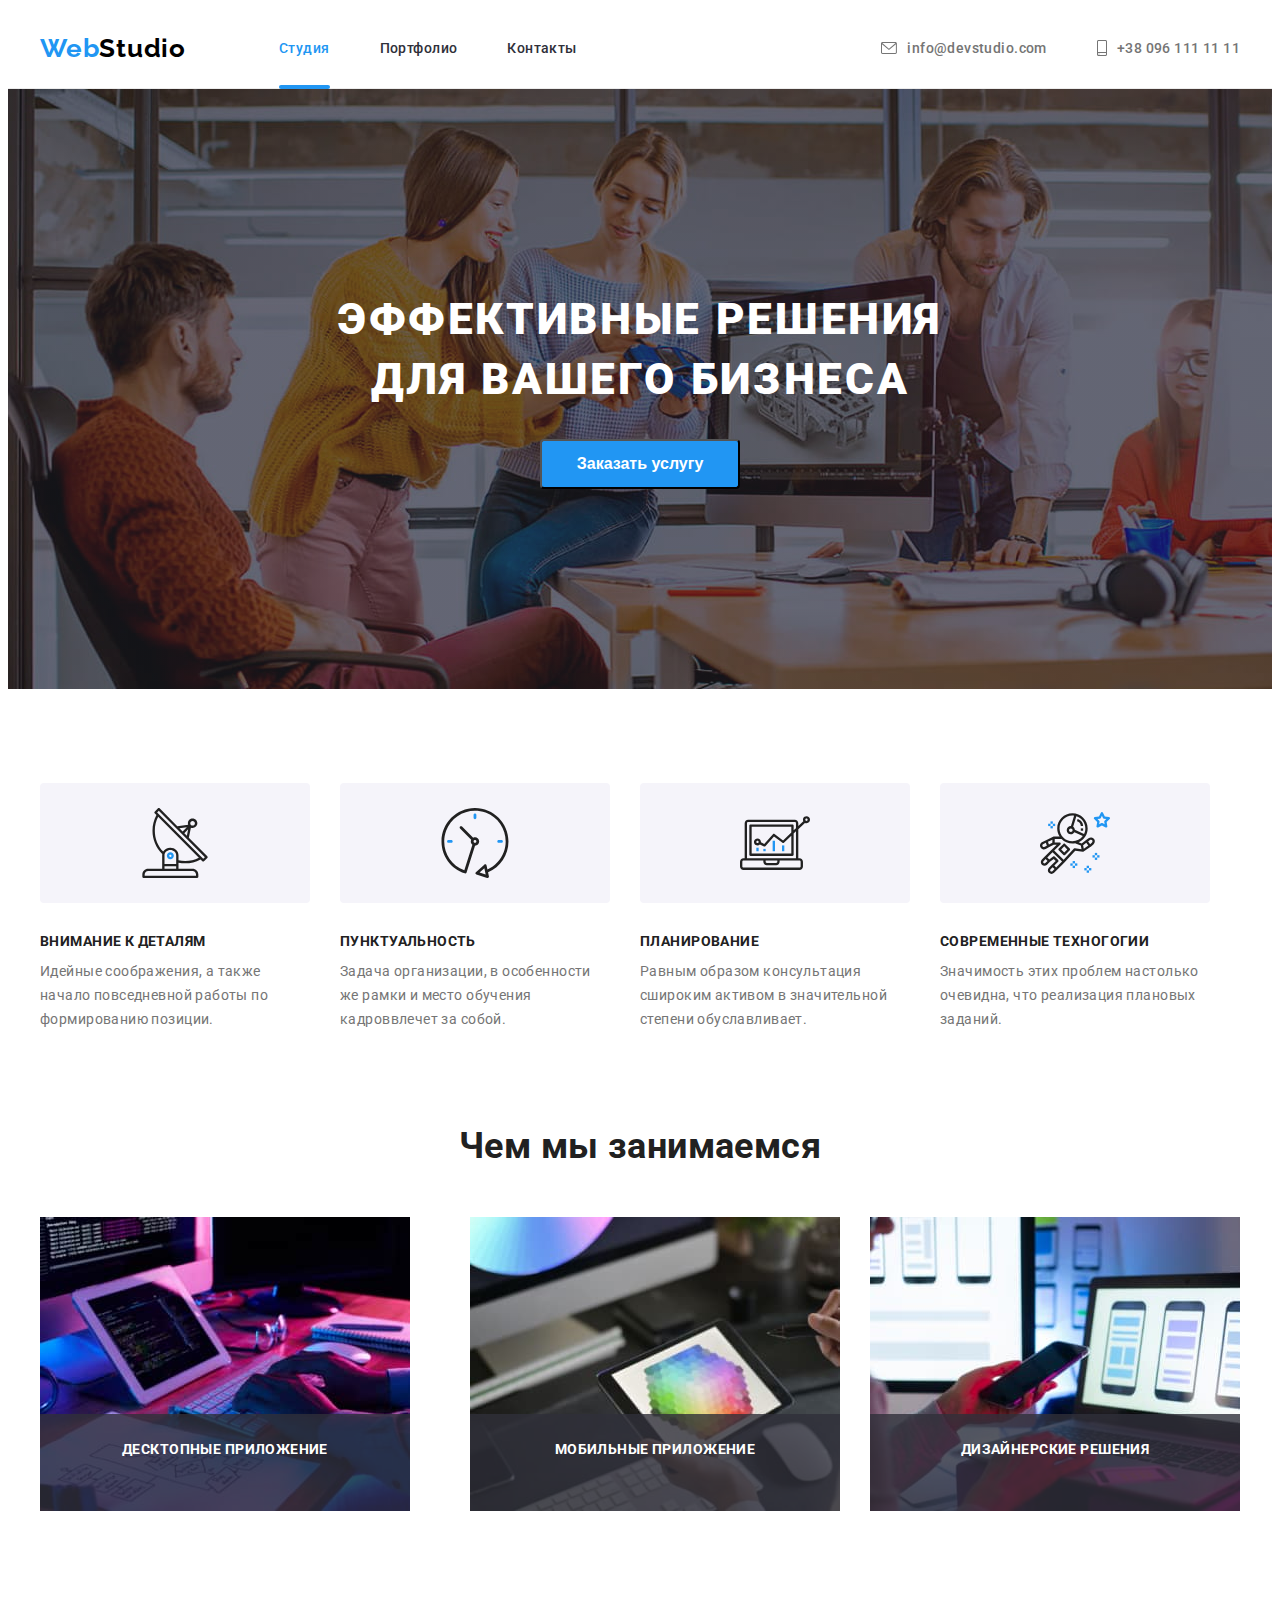
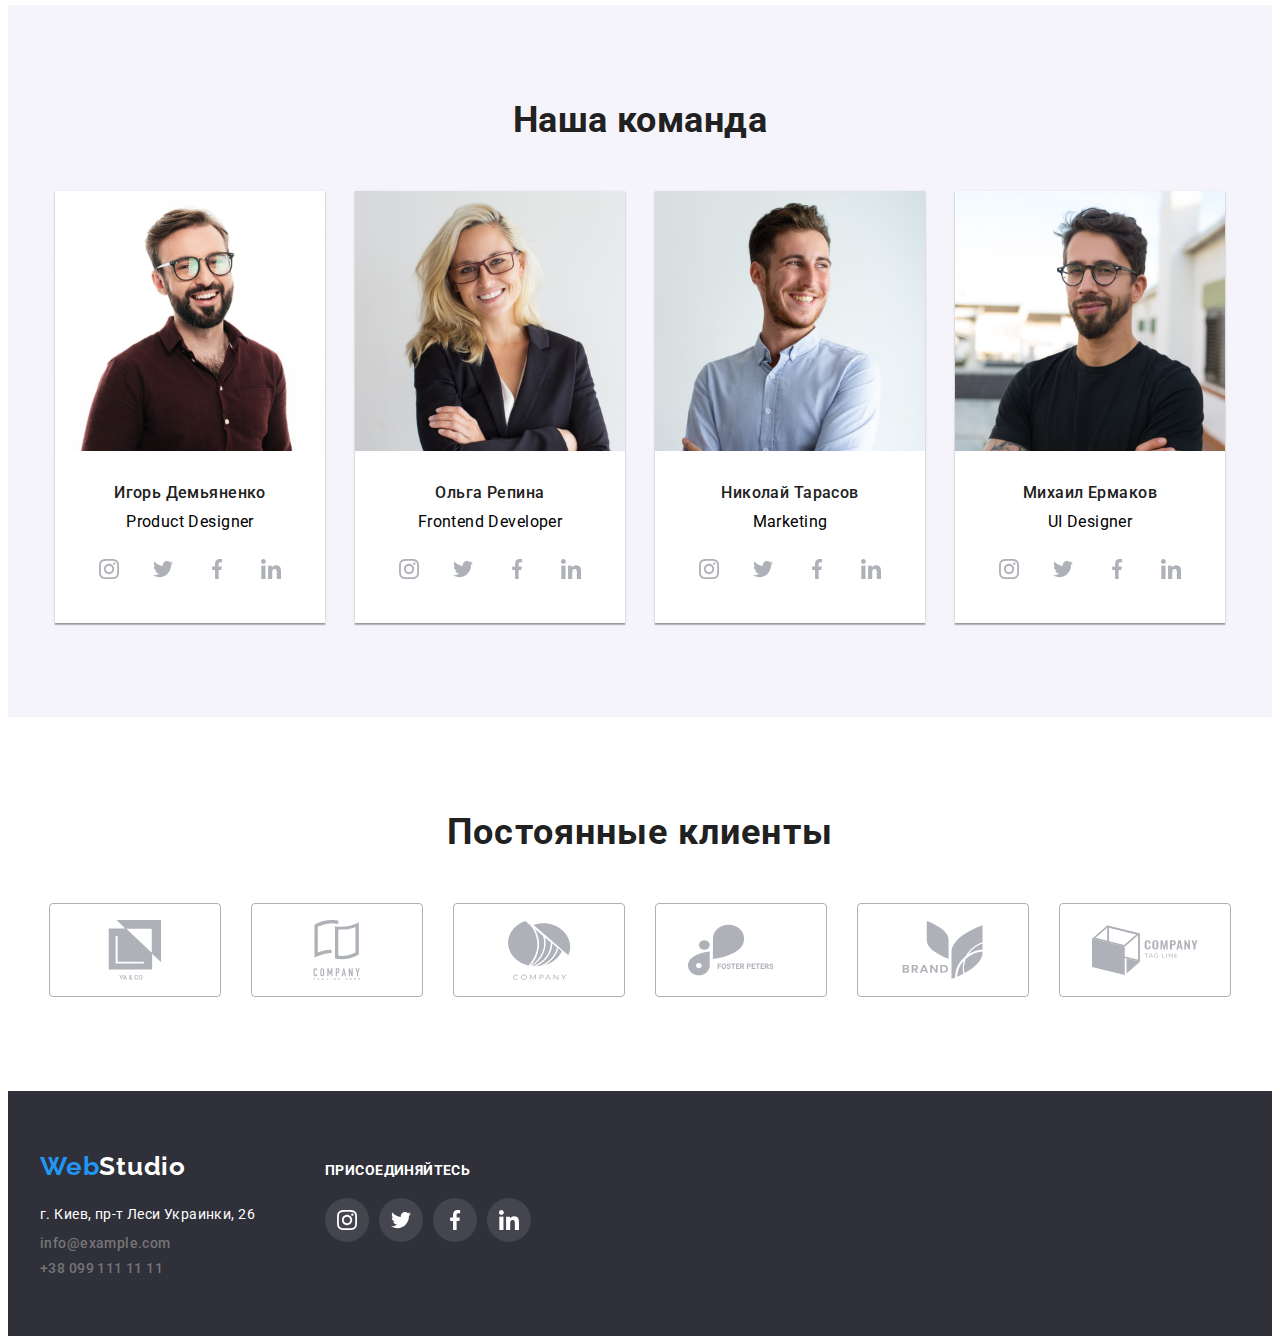
<file: index.html>
<!DOCTYPE html>
<html lang="en">
<head>
    <meta charset="UTF-8">
    <meta http-equiv="X-UA-Compatible" content="IE=edge">
    <meta name="viewport" content="width=device-width, initial-scale=1.0">
    <title>Document</title>
    <link rel="preconnect" href="https://fonts.googleapis.com">
<link rel="preconnect" href="https://fonts.gstatic.com" crossorigin>
<link href="https://fonts.googleapis.com/css2?family=Roboto:ital,wght@0,400;0,500;0,700;0,900;1,400;1,500;1,700;1,900&display=swap" rel="stylesheet">
<link rel="stylesheet" href="https://cdnjs.cloudflare.com/ajax/libs/modern-normalize/1.1.0/modern-normalize.min.css" integrity="sha512-wpPYUAdjBVSE4KJnH1VR1HeZfpl1ub8YT/NKx4PuQ5NmX2tKuGu6U/JRp5y+Y8XG2tV+wKQpNHVUX03MfMFn9Q==" crossorigin="anonymous" referrerpolicy="no-referrer" />
    <link rel="stylesheet" href="./CSS/style.css">
    <link rel="preconnect" href="https://fonts.googleapis.com">
    <link rel="preconnect" href="https://fonts.googleapis.com">
    <link rel="preconnect" href="https://fonts.gstatic.com" crossorigin>
    <link href="https://fonts.googleapis.com/css2?family=Raleway:wght@700&display=swap" rel="stylesheet">
<body class="body">
    <!-- header -->
   <header class="header-box">
       <div class="container flex">     
       <nav class="flex"><a href="" class="logo" lang="en">
        <span class="web">Web</span>Studio</a>
   <ul class="style-nav">
    <li class="list-style-main"><a href="./index.html" class="link-main currents">Студия</a></li>
    <li class="list-style"><a href="./porfolio.html" class="link"> Портфолио</a></li>
    <li class="list-style"> <a href="" class="link"> Контакты</a></li>
</ul>
    </nav>
    
        <ul class="auth-nav">
        <li class="linknav-list-left">
            <a href="" class="linknav linknav">
                <svg class="header-icon icon-left" width="16" height="12"><use href="./images/icons/sprite.svg#icon-envelope"></use></svg>
info@devstudio.com</a></li>
        <li class="linknav-list"><a href="" class="linknav">
            <svg class="header-icon" width="10" height="16"><use href="./images/icons/sprite.svg#icon-smartphone"></use></svg>
       +38 096 111 11 11</a></li>
        
    </ul>
    </div>
</header>


<main>
    <!-- ===========HERO============== -->

    <section class="main-title">
        <div class="container">
        <h1 class="title">ЭФФЕКТИВНЫЕ РЕШЕНИЯ<br>ДЛЯ ВАШЕГО БИЗНЕСА </h1>
        <button type="button" class="button" data-modal-open>Заказать услугу</button>
        </div>
    </section>



<section class="section">
<div class="container">

    <ul class="hero">
        <li class="list"> <div class="bloks"> <svg width="70" height="70"><use href="./images/icons/sprite.svg#icon-antenna1"></use></svg>
</div><h3 class="headlines">ВНИМАНИЕ К ДЕТАЛЯМ</h3>
           <p class="plist">Идейные соображения, а также начало повседневной работы по формированию позиции.</p></li>
            <li class="list"> <div class="bloks">
<svg width="70" height="70"><use href="./images/icons/sprite.svg#icon-clock2"></use></svg>
</div><h3 class="headlines">ПУНКТУАЛЬНОСТЬ</h3>
               <p class="plist">Задача организации, в особенности же рамки и место обучения кадроввлечет за собой.</p></li>
                <li class="list"> <div class="bloks"><svg width="70" height="70"><use href="./images/icons/sprite.svg#icon-diagram3" ></use></svg>
</div><h3 class="headlines">ПЛАНИРОВАНИЕ</h3>
                   <p class="plist"> Равным образом консультация сшироким активом в значительной степени обуславливает.</p></li>
                    <li class="list"> <div class="bloks"><svg width="70" height="70"><use href="./images/icons/sprite.svg#icon-astronaut4"></use></svg>
</div><h3 class="headlines">СОВРЕМЕННЫЕ ТЕХНОГОГИИ</h3>
                       <p class="plist"> Значимость этих проблем настолько очевидна, что реализация плановых заданий.</p></li>
    </ul>
    </div>
    </section>
    <!-- /* ===============WHAT WE DO================= */ -->
    <section class="section section-whatwedo">
        <div class="container">
    <h2 class="main-headlines">Чем мы занимаемся</h2>
    <ul class="images">
        <li class="img-list"><div class="relat"><img src="./images/img1.jpg" width=370 height="294" alt="разработчик работает над проектом"><div class="absol"><p class="descrip">ДЕСКТОПНЫЕ ПРИЛОЖЕНИЕ</p></div></li>
        <li class="img-list">
           
        <li class="img-list"><div class="relat"><img src="./images/img2.jpg" width="370" height="294" alt="дизайнеры работают над мобильным приложением"><div class="absol"><p class="descrip">МОБИЛЬНЫЕ ПРИЛОЖЕНИЕ</p></div></div></li>
        <li class="img-list"><div class="relat"><img src="./images/img3.jpg" width="370" height="294" alt="креативный веб дизайнер выбирает цвет на планшете"><div class="absol"><p class="descrip">ДИЗАЙНЕРСКИЕ РЕШЕНИЯ</p></div></div></li>
    </ul>
    </div>
</section>

<!-- /* ==============TEAM============= */ -->
    <section class="our-team section">
        <div class="container">
        <h2 class="main-headlines-bot">Наша команда</h2>
        <ul class="all-employee">
            <li class="employee">
                
                <img src="./images/developer1.jpg" width="270" height="260" alt="Product Designer">
                <div class="cards-work"><h3 class="workers">Игорь Демьяненко</h3>
       <p class="positions">Product Designer</p><ul class="box-icons"><li class="social-link" ><a class="social-link-team" href=""><svg class="social-icon-team" height="20" width="20"><use href="./images/icons/sprite.svg#icon-instagram1"></use></svg></a></li>
    <li  class="social-link"><a href="" class="social-link-team"><svg class="social-icon-team" height="20" width="20"><use href="./images/icons/sprite.svg#icon-twitter2"></use></svg></a></li>
    <li  class="social-link"><a href="" class="social-link-team"><svg class="social-icon-team" height="20" width="20"><use href="./images/icons/sprite.svg#icon-facebook3"></use></svg></a></li>
    <li  class="social-link"><a href="" class="social-link-team"><svg class="social-icon-team" height="20" width="20"><use href="./images/icons/sprite.svg#icon-linkedin4"></use></svg></a></li></ul>
</div>
</li>

        <li class="employee">
            <img src="./images/developer2.jpg" width="270" height="260" alt="Frontend Developer">
            <div class="cards-work">
          <h3 class="workers">Ольга Репина</h3><p class="positions">Frontend Developer</p>
          <ul class="box-icons">
            <li class="social-link"><a class="social-link-team" href=""><svg class="social-icon-team" height="20" width="20"><use href="./images/icons/sprite.svg#icon-instagram1"></use></svg></a></li>
            <li class="social-link"><a class="social-link-team" href=""><svg class="social-icon-team" height="20" width="20"><use href="./images/icons/sprite.svg#icon-twitter2"></use></svg></a></li>
            <li class="social-link"><a class="social-link-team" href=""><svg class="social-icon-team" height="20" width="20"><use href="./images/icons/sprite.svg#icon-facebook3"></use></svg></a></li>
            <li class="social-link"><a class="social-link-team" href=""><svg class="social-icon-team" height="20" width="20"><use href="./images/icons/sprite.svg#icon-linkedin4"></use></svg></a></li>
          </ul>
        </div>
    </li>
        <li class="employee">
            
                <img src="./images/developer3.jpg" width="270" height="260" alt="Marketing">
                <div class="cards-work">
             <h3 class="workers">Николай Тарасов</h3><p class="positions">Marketing</p><ul class="box-icons">
                 <li class="social-link"><a class="social-link-team" href=""><svg class="social-icon-team" height="20" width="20">
                        <use href="./images/icons/sprite.svg#icon-instagram1"></use>
                    </svg></a></li>
                <li class="social-link"><a class="social-link-team" href=""><svg class="social-icon-team" height="20" width="20">
                        <use href="./images/icons/sprite.svg#icon-twitter2"></use>
                    </svg></a></li>
                <li class="social-link"><a class="social-link-team" href=""><svg class="social-icon-team" height="20" width="20">
                        <use href="./images/icons/sprite.svg#icon-facebook3"></use>
                    </svg></a></li>
                <li class="social-link"><a class="social-link-team" href=""><svg class="social-icon-team" height="20" width="20">
                        <use href="./images/icons/sprite.svg#icon-linkedin4"></use>
                    </svg></a></li>
             </ul>
</div>
    
</li>
        <li class="employee">
           
                <img src="./images/developer4.jpg" width="270" height="260" alt="UI Designer">
                <div class="cards-work">
              <h3 class="workers">Михаил Ермаков</h3><p class="positions">UI Designer</p><ul class="box-icons">
                  <li class="social-link"><a class="social-link-team" href=""><svg class="social-icon-team" height="20" width="20">
                        <use href="./images/icons/sprite.svg#icon-instagram1"></use>
                    </svg></a></li>
            <li class="social-link"><a class="social-link-team" href=""><svg class="social-icon-team" height="20" width="20">
                    <use href="./images/icons/sprite.svg#icon-twitter2"></use>
                </svg></a></li>
        <li class="social-link"><a class="social-link-team" href=""><svg class="social-icon-team" height="20" width="20">
                <use href="./images/icons/sprite.svg#icon-facebook3"></use>
            </svg></a></li>
    <li class="social-link"><a class="social-link-team" href=""><svg class="social-icon-team" height="20" width="20">
            <use href="./images/icons/sprite.svg#icon-linkedin4"></use>
        </svg></a></li></ul>
            </div>
    </li>

        </ul>
        </div>
    </section>
    <!-- ============================CLIENTS============================ -->
    <section class="section">
        <div class="container">
            <h2 class="hclient">Постоянные клиенты</h2>
<ul class="client-flex"><li class="client-list"><a class="client-link" href=""><svg class="client-icon" width="106" height="60"><use href="./images/icons/sprite2.svg#icon-group" ></use></svg></a></li>
<li class="client-list"><a class="client-link" href=""><svg class="client-icon" width="106" height="60"><use href="./images/icons/sprite2.svg#icon-group2" ></use></svg></a></li>
<li class="client-list"><a class="client-link" href=""><svg class="client-icon" width="106" height="60"><use href="./images/icons/sprite2.svg#icon-group3"></use></svg></a></li>
<li class="client-list"><a class="client-link" href=""><svg class="client-icon" width="106" height="60"><use href="./images/icons/sprite2.svg#icon-group4"></use></svg></a></li>
<li class="client-list"><a class="client-link" href=""><svg class="client-icon" width="106" height="60"><use href="./images/icons/sprite2.svg#icon-group5"></use></svg></a></li>
<li class="client-list"><a class="client-link" href=""><svg class="client-icon" width="106" height="60"><use href="./images/icons/sprite2.svg#icon-group6"></use></svg></a></li></ul>
    

        </div>
    </section>
</main>
<!-- /* ==================FOOTER====================== */ -->
    <footer class="downfooter">
        <div class="container footer-flex">
            
            <div>
        <a href="" class="logodown" lang="en">
            <span class="web">Web</span>Studio</a>
<address>
    <ul class="footer-list">
<li><p class="address">г. Киев, пр-т Леси Украинки, 26</p></li>
 <li class="list-nav"><a href="" class="linknav-footer">info@example.com</a></li>  
<li class="list-nav footer-address"> <a href="" class="linknav-footer"> +38 099 111 11 11</a></li>
</ul>
</address>
</div>
<div class="footer-social">
    <h2 class="social-h">ПРИСОЕДИНЯЙТЕСЬ</h2>
    <ul class="ul-flex"><li class="social-footer-list"><a class="social-link-footer" href=""><svg class="social-icon-footer" height="20" width="20"><use href="./images/icons/sprite.svg#icon-instagram1"></use></svg></a></li>
    <li class="social-footer-list"><a class="social-link-footer" href=""><svg class="social-icon-footer" height="20" width="20"><use href="./images/icons/sprite.svg#icon-twitter2"></use></svg></a></li>
    <li class="social-footer-list"><a class="social-link-footer" href=""><svg class="social-icon-footer" height="20" width="20"><use href="./images/icons/sprite.svg#icon-facebook3"></use></svg></a></li>
    <li class="social-footer-list"><a class="social-link-footer" href=""><svg class="social-icon-footer" height="20" width="20"><use href="./images/icons/sprite.svg#icon-linkedin4"></use></svg></a></li></ul>
</div>
</div>
    </footer>

<div class="backdrop is-hidden" data-modal>
<div class="modal"><button type="button" class="close-button" data-modal-close><svg height="18" width="18"><use href="./images/icons/sprite.svg#icon-close-black-18dp-2-1"></use></svg></button></div>
       </div>

<script src="./js/modal.js"></script>
</body>
</html>
</file>
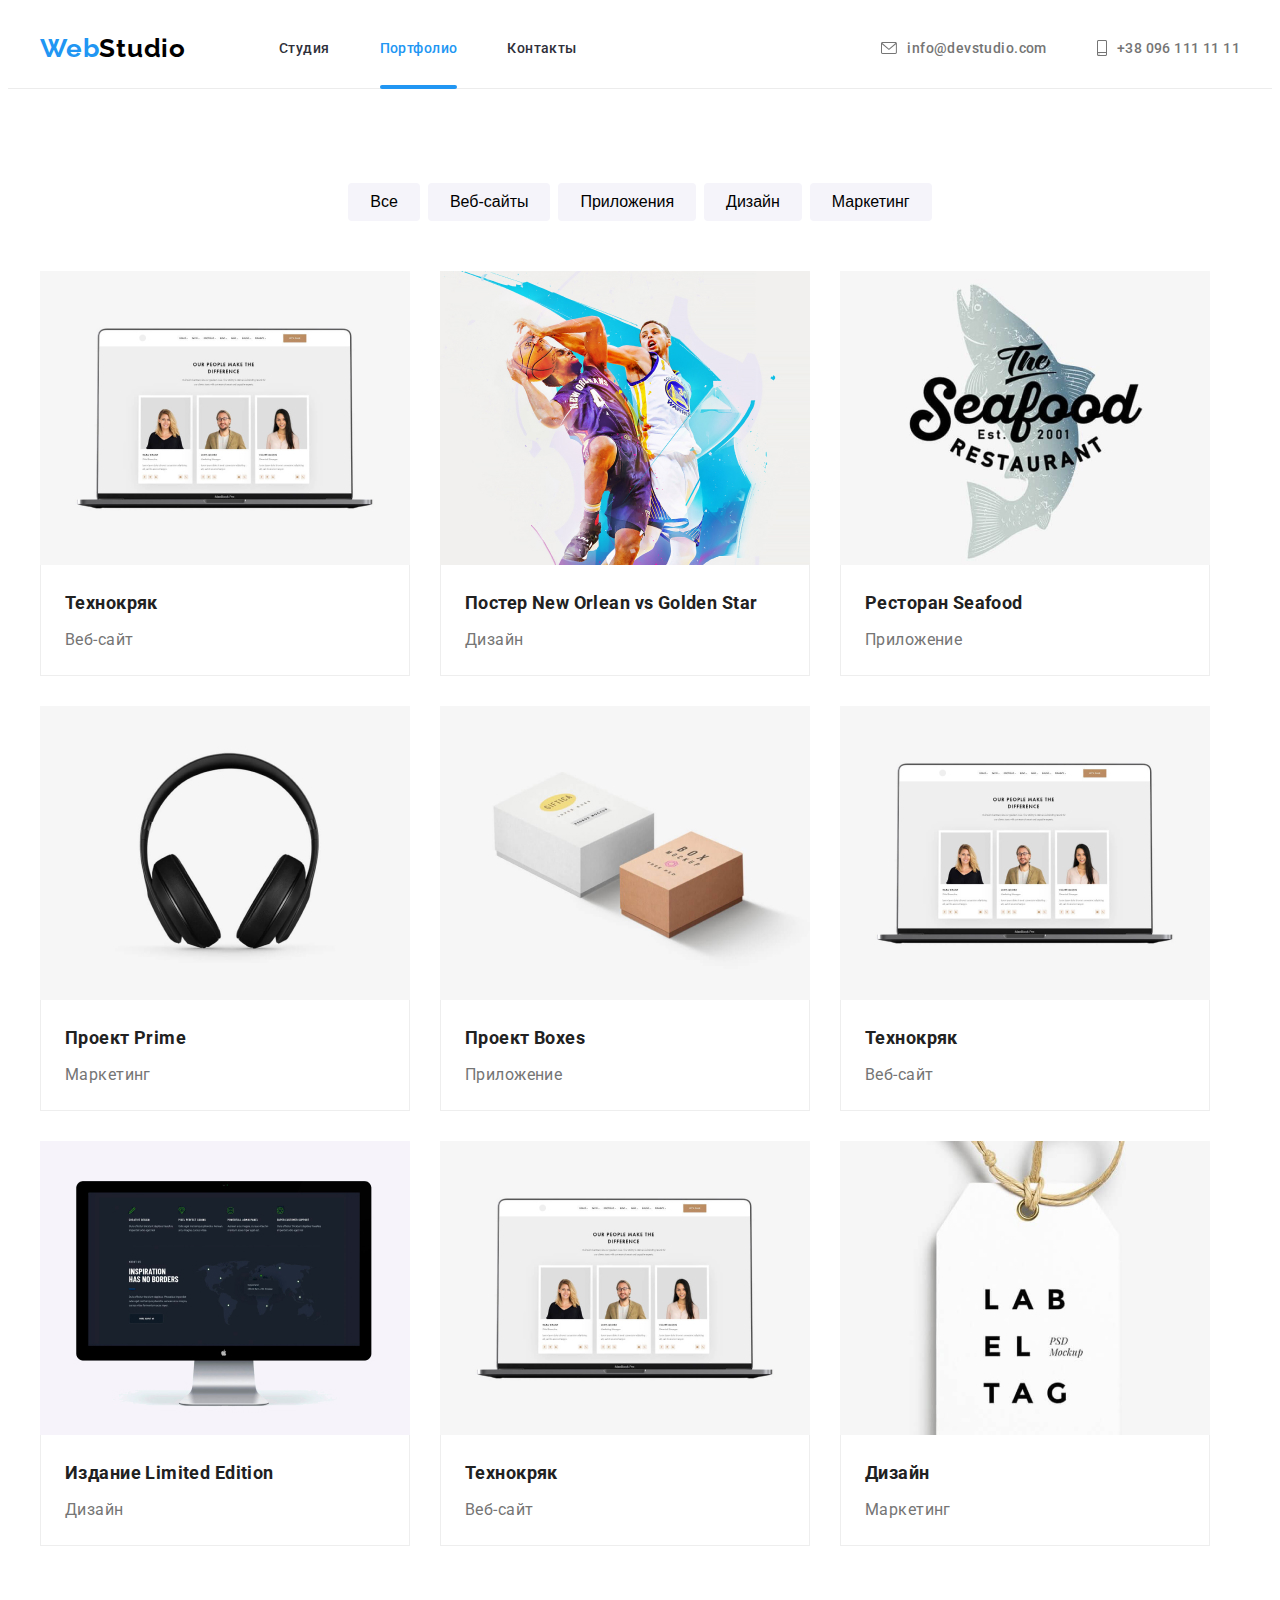
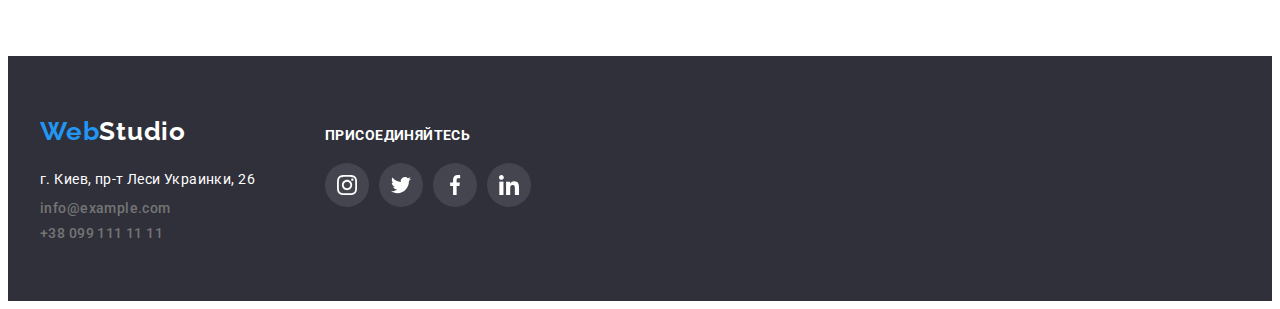
<file: porfolio.html>
<!DOCTYPE html>
<html lang="en">
<head>
    <meta charset="UTF-8">
    <meta http-equiv="X-UA-Compatible" content="IE=edge">
    <meta name="viewport" content="width=device-width, initial-scale=1.0">
    <title>Document</title>
    <link rel="preconnect" href="https://fonts.googleapis.com">
    <link rel="preconnect" href="https://fonts.gstatic.com" crossorigin>
    <link href="https://fonts.googleapis.com/css2?family=Roboto:ital,wght@0,400;0,500;0,700;0,900;1,400;1,500;1,700;1,900&display=swap" rel="stylesheet">
      
        <link rel="preconnect" href="https://fonts.googleapis.com">
        <link rel="preconnect" href="https://fonts.googleapis.com">
        <link rel="preconnect" href="https://fonts.gstatic.com" crossorigin>
        <link href="https://fonts.googleapis.com/css2?family=Raleway:wght@700&display=swap" rel="stylesheet">
    <link rel="stylesheet" href="https://cdnjs.cloudflare.com/ajax/libs/modern-normalize/1.1.0/modern-normalize.min.css"
        integrity="sha512-wpPYUAdjBVSE4KJnH1VR1HeZfpl1ub8YT/NKx4PuQ5NmX2tKuGu6U/JRp5y+Y8XG2tV+wKQpNHVUX03MfMFn9Q=="
        crossorigin="anonymous" referrerpolicy="no-referrer" />
    <link rel="stylesheet" href="./CSS/style.css">
    <body class="body">
    <header class="header-box">
        <div class="container flex">
            <nav class="flex"><a href="" class="logo" lang="en">
                    <span class="web">Web</span>Studio</a>
                <ul class="style-nav">
                    <li class="listp-style"><a href="./index.html" class="linkp">Студия</a></li>
                    <li class="listp-style-main"><a href="./porfolio.html" class="linkp-main currents"> Портфолио</a></li>
                    <li class="listp-style"> <a href="" class="linkp"> Контакты</a></li>
                </ul>
            </nav>
    
            <ul class="auth-nav">
                <li class="linknav-list-left">
                    <a href="" class="linknav linknav">
                        <svg class="header-icon icon-left" width="16" height="12">
                            <use href="./images/icons/sprite.svg#icon-envelope"></use>
                        </svg>
                        info@devstudio.com</a>
                </li>
                <li class="linknav-list"><a href="" class="linknav">
                        <svg class="header-icon" width="10" height="16">
                            <use href="./images/icons/sprite.svg#icon-smartphone"></use>
                        </svg>
                        +38 096 111 11 11</a></li>
    
            </ul>
        </div>
    </header>
 <main>
     <!-- =================HERO===================== -->
     <section class="section portfolio-nav">
         <div class="container">
     <ul class="btns">
         <li class="btns-list"> <button type="button" class="button-port">
            Все</button></li>
        <li class="btns-list"><button type="button" class="button-port">
            Веб-сайты</button></li>
        <li class="btns-list"><button type="button" class="button-port">
            Приложения</button></li>
        <li class="btns-list"><button type="button" class="button-port">
            Дизайн</button></li>
        <li class="btns-list"><button type="button" class="button-port">
            Маркетинг</button></li>
     </ul>

     <ul class="imgs">
         <li class="image-list"><a class="link-card" href=""><div class="relative"><img src="./images/notebook.jpg" width="370" height="294" alt="ноутбук"><p class="overlay">Технокряк это современная площадка распространения коронавируса. Компании используют эту платформу для цифрового
        шпионажа и атак на защищённые сервера конкурентов.</p>
    </div><div class="cards-worker"> <h3 class="image-title">Технокряк</h3> <p class="
description">Веб-сайт</p> </div></a></li>
        <li class="image-list"><a class="link-card" href="">
                <div class="relative"><img src="./images/basketball-player.jpg" width="370" height="294" alt="Постер New Orlean vs Golden Star">
                    <p class="overlay">Технокряк это современная площадка распространения коронавируса. Компании используют эту
                        платформу для цифрового
                        шпионажа и атак на защищённые сервера конкурентов.</p>
                </div>
                <div class="cards-worker">
                    <h3 class="image-title">Постер New Orlean vs Golden Star</h3>
                <p class="
                description">Дизайн</p>
                </div>
            </a></li>
        <li class="image-list"><a class="link-card" href="">
                <div class="relative"><img src="./images/seafood.jpg" width="370" height="294" alt="Ресторан Seafood на фоне рыбы">

                    <p class="overlay">Технокряк это современная площадка распространения коронавируса. Компании используют эту
                        платформу для цифрового
                        шпионажа и атак на защищённые сервера конкурентов.</p>
                </div>
                <div class="cards-worker">
                <h3 class="image-title">Ресторан Seafood</h3>
                <p class="
                description">Приложение</p>
                </div>
            </a></li>
        <li class="image-list"><a class="link-card" href="">
                <div class="relative"><img src="./images/headphones.jpg" width="370" height="294" alt="наушники">
                    <p class="overlay">Технокряк это современная площадка распространения коронавируса. Компании используют эту
                        платформу для цифрового
                        шпионажа и атак на защищённые сервера конкурентов.</p>
                </div>
                <div class="cards-worker">
                <h3 class="image-title">Проект Prime</h3>
                <p class="
                description">Маркетинг</p>
                </div>
            </a></li>
        <li class="image-list"><a class="link-card" href="">
                <div class="relative"><img src="./images/box.jpg" width="370" height="294" alt="два ящика">
                    <p class="overlay">Технокряк это современная площадка распространения коронавируса. Компании используют эту
                        платформу для цифрового
                        шпионажа и атак на защищённые сервера конкурентов.</p>
                </div>
                <div class="cards-worker">
                <h3 class="image-title">Проект Boxes</h3>
                <p class="description">Приложение</p>
                </div>
            </a></li>
        <li class="image-list"><a class="link-card" href="">
                <div class="relative"><img src="./images/notebook.jpg" width="370" height="294" alt="ноутбук">
                    <p class="overlay">Технокряк это современная площадка распространения коронавируса. Компании используют эту
                        платформу для цифрового
                        шпионажа и атак на защищённые сервера конкурентов.</p>
                </div>
                <div class="cards-worker">
                    <h3 class="image-title">Технокряк</h3>
                    <p class="
        description">Веб-сайт</p>
                </div>
            </a></li>
        <li class="image-list"><a class="link-card" href="">
                <div class="relative"><img src="./images/monitor.jpg" width="370" height="294" alt="монитор">
                    <p class="overlay">Технокряк это современная площадка распространения коронавируса. Компании используют эту
                        платформу для цифрового
                        шпионажа и атак на защищённые сервера конкурентов.</p>
                </div>
                <div class="cards-worker">
                <h3 class="image-title">Издание Limited Edition</h3>
                <p class="
                description">Дизайн</p>
                </div>
            </a></li>
        <li class="image-list"><a class="link-card" href="">
                <div class="relative"><img src="./images/notebook.jpg" width="370" height="294" alt="ноутбук">
                    <p class="overlay">Технокряк это современная площадка распространения коронавируса. Компании используют эту
                        платформу для цифрового
                        шпионажа и атак на защищённые сервера конкурентов.</p>
                </div>
                <div class="cards-worker">
                    <h3 class="image-title">Технокряк</h3>
                    <p class="
        description">Веб-сайт</p>
                </div>
            </a></li>
        <li class="image-list"><a class="link-card" href="">
                <div class="relative"><img src="./images/label-tag.jpg" width="370" height="294" alt="бирка">
                    <p class="overlay">Технокряк это современная площадка распространения коронавируса. Компании используют эту
                        платформу для цифрового
                        шпионажа и атак на защищённые сервера конкурентов.</p>
                </div>
                <div class="cards-worker">
                <h3 class="image-title">Дизайн</h3>
                <p class="
                            description">Маркетинг</p>
                </div>
            </a></li>
     </ul>
    </div>
 </section></main>
<!-- /* ======================FOOTER==================================== */ -->
<footer class="downfooter">
    <div class="container footer-flex">

        <div>
            <a href="" class="logodown" lang="en">
                <span class="web">Web</span>Studio</a>
            <address>
                <ul class="footer-list">
                    <li>
                        <p class="address">г. Киев, пр-т Леси Украинки, 26</p>
                    </li>
                    <li class="list-nav"><a href="" class="linknav-footer">info@example.com</a></li>
                    <li class="list-nav footer-address"> <a href="" class="linknav-footer"> +38 099 111 11 11</a></li>
                </ul>
            </address>
        </div>
        <div class="footer-social">
            <h2 class="social-h">ПРИСОЕДИНЯЙТЕСЬ</h2>
            <ul class="ul-flex">
                <li class="social-footer-list"><a class="social-link-footer" href=""><svg class="social-icon-footer"
                            height="20" width="20">
                            <use href="./images/icons/sprite.svg#icon-instagram1"></use>
                        </svg></a></li>
                <li class="social-footer-list"><a class="social-link-footer" href=""><svg class="social-icon-footer"
                            height="20" width="20">
                            <use href="./images/icons/sprite.svg#icon-twitter2"></use>
                        </svg></a></li>
                <li class="social-footer-list"><a class="social-link-footer" href=""><svg class="social-icon-footer"
                            height="20" width="20">
                            <use href="./images/icons/sprite.svg#icon-facebook3"></use>
                        </svg></a></li>
                <li class="social-footer-list"><a class="social-link-footer" href=""><svg class="social-icon-footer"
                            height="20" width="20">
                            <use href="./images/icons/sprite.svg#icon-linkedin4"></use>
                        </svg></a></li>
            </ul>
        </div>
    </div>
</footer>

</body>
</html>
</file>
<file: CSS/style.css>
.body {
  font-family: "Roboto", sans-serif;
  font-size: 14px;
  font-weight: 400;
  font-style: normal;
  letter-spacing: 0.03em;
}
:root {
  --primary-text-color: #757575;
  --primary-heading-color: #212121;
  --accent-color: #2196f3;
  --primary-bacground-color: #f5f4fa;
  --secondary-text-color: #ffffff;
  --secondary-background-color: #2f303a;
}

address {
  font-style: normal;
}
img {
  display: block;
}
ul {
  list-style: none;
}
p {
  margin: 0;
}
.container {
  width: 1200px;
  padding-left: 15px;
  padding-right: 15px;
  margin-right: auto;
  margin-left: auto;
}
.section {
  padding-top: 94px;
  padding-bottom: 94px;
}
.currents::after {
  content: "";
  display: block;
  position: absolute;
  bottom: -1px;
  width: 100%;
  height: 4px;
  background-color: #2196f3;
  border-radius: 2px;
}
/* global */
.logo {
  font-family: Raleway;
  font-weight: bold;
  font-size: 26px;
  line-height: 31px;
  letter-spacing: 0.03em;
  color: black;
  text-decoration: none;
  display: inline-block;
}
.web {
  color: var(--accent-color);
}
/* logo */
/* ===================header=================== */

.style-nav {
  display: flex;
  margin-top: 0px;
  margin-bottom: 0px;
  padding-left: 0px;
  justify-content: center;
  margin-left: 93px;
  align-items: center;
}

.link-main {
  position: relative;
  font-size: 14px;
  line-height: 16px;
  font-weight: 500;
  color: var(--accent-color);
  text-decoration: none;
  list-style: none;
  display: block;
  padding-top: 32px;
  padding-bottom: 32px;
}

.style-nav .link {
  display: block;
  font-size: 14px;
  line-height: 16px;
  font-weight: 500;
  color: var(--secondary-background-color);
  text-decoration: none;
  padding-top: 32px;
  padding-bottom: 32px;
}
.list-style {
  margin-left: 50px;
}
.style-nav .link:hover,
.style-nav .link:focus {
  color: var(--accent-color);
}
.auth-nav .linknav {
  font-size: 14px;
  line-height: 16px;
  font-weight: 500;
  text-decoration: none;
  list-style: none;
  color: var(--primary-text-color);
}
.linknav:focus,
.linknav:hover {
  color: var(--accent-color);
  fill: var(--accent-color);
}

.linknav-list {
  margin-left: 50px;
  transition-property: background-color, color;
  transition-duration: 250ms;
  transition-timing-function: cubic-bezier(0.4, 0, 0.2, 1);
}
.auth-nav {
  display: flex;
  align-items: center;
  padding-left: 0;
  margin: 0px;
  margin-left: auto;
}
.auth-nav .linknav-list + .linknav-list {
  margin-left: 50px;
}
.header-box {
  border-bottom: 1px solid #ececec;
}
.flex {
  display: flex;
  align-items: center;
}
.linknav {
  display: flex;
  align-items: center;

  transition-property: background-color, color;
  transition-duration: 250ms;
  transition-timing-function: cubic-bezier(0.4, 0, 0.2, 1);
}
.link {
  transition-property: background-color, color;
  transition-duration: 250ms;
  transition-timing-function: cubic-bezier(0.4, 0, 0.2, 1);
}
.header-icon {
  margin-right: 10px;
  transition-property: fill;
  transition-duration: 250ms;
  transition-timing-function: cubic-bezier(0.4, 0, 0.2, 1);
}
.header-icon {
  fill: var(--primary-text-color);
}
.linknav-list:hover .header-icon,
.linknav-list:focus .header-icon {
  fill: var(--accent-color);
}
.linknav-list-left:hover .header-icon,
.linknav-list-left:focus .header-icon {
  fill: var(--accent-color);
}
.linknav-list-left {
  display: flex;
  align-items: center;
}
/* ==================header=================== */
.bloks {
  height: 120px;
  display: flex;
  background: var(--primary-bacground-color);

  border-radius: 4px;
  margin-bottom: 30px;
  align-items: center;
  justify-content: center;
}
.main-title {
  background: #c4c4c4;
  color: var(--secondary-text-color);
  text-align: center;
  margin-right: auto;
  margin-left: auto;
  padding-top: 200px;
  padding-bottom: 200px;
  background-image: linear-gradient(
      rgba(47, 48, 58, 0.4),
      rgba(47, 48, 58, 0.4)
    ),
    url(../images/background.jpg);
  background-size: cover;
  max-width: 1600px;
}

.main-title .title {
  margin-bottom: 30px;
  margin-top: 0px;
  font-size: 44px;
  line-height: 60px;
  font-weight: 900;
  letter-spacing: 0.06em;
}
.button {
  border-radius: 4px;
  background-color: var(--accent-color);
  color: var(--secondary-text-color);
  font-size: 16px;
  line-height: 30px;
  font-weight: 700;
  width: 200px;
  height: 50px;
  left: 700px;
  top: 430px;
  cursor: pointer;
  display: inline-block;
  transition-property: background-color, color;
  transition-duration: 250ms;
  transition-timing-function: cubic-bezier(0.4, 0, 0.2, 1);
}
.button:hover {
  background-color: var(--accent-color);
  color: var(--secondary-text-color);
  cursor: pointer;
}
/* effect button */

.hero {
  margin-top: 0px;
  margin-bottom: 0px;
  display: flex;
  padding-left: 0px;
}
.hero .list + .list {
  margin-left: 30px;
}
.plist {
  font-size: 14px;
  line-height: 24px;
  margin-top: 0px;
  margin-bottom: 0px;
  width: 270px;
  color: var(--primary-text-color);
}
.hero .headlines {
  font-size: 14px;
  line-height: 16px;
  color: var(--primary-heading-color);
  font-weight: 700;
  margin-top: 0px;

  margin-bottom: 10px;
}
/* ===============WHAT WE DO================= */
.main-headlines {
  font-size: 36px;
  line-height: 42px;
  font-weight: 700;
  color: var(--primary-heading-color);
  margin-bottom: 50px;
  text-align: center;
  margin-top: 0;
}
.section-whatwedo {
  padding-top: 0;
}
.images {
  margin-top: 0px;
  display: flex;
  justify-content: center;
  padding: 0px;
  margin-bottom: 0px;
}
.img-list {
  width: 370px;
}
.relat {
  position: relative;
}
.absol {
  position: absolute;
  width: 370px;
  height: 70px;
  background-color: rgba(47, 48, 58, 0.8);
  bottom: 0;
  padding-top: 27px;
}
.descrip {
  font-weight: 700;
  font-size: 14px;
  line-height: 16px;
  text-align: center;
  letter-spacing: 0.03em;
  color: #ffffff;
}
/* ==============TEAM============= */
.box-icons {
  display: flex;
  padding: 0;
  justify-content: center;
}

.all-employee {
  padding-bottom: 94px;
  margin-bottom: 0px;
  margin-top: 0px;
  display: flex;
  justify-content: center;
  padding: 0;
}
.all-employee .employee + .employee {
  margin-left: 30px;
}

.img-list + .img-list {
  margin-left: 30px;
}
.our-team {
  background-color: var(--primary-bacground-color);
  padding-top: 94px;
  margin-left: 0px;
}
.main-headlines-bot {
  font-size: 36px;
  line-height: 42px;
  font-weight: 700;
  color: var(--primary-heading-color);
  margin-bottom: 50px;
  text-align: center;
  margin-top: 0px;
}

.employee {
  width: 270px;
  background: var(--secondary-text-color);
  box-shadow: 0px 1px 3px rgba(0, 0, 0, 0.12), 0px 1px 1px rgba(0, 0, 0, 0.14),
    0px 2px 1px rgba(0, 0, 0, 0.2);
}
.workers {
  font-weight: 500;
  font-size: 16px;
  line-height: 19px;
  text-align: center;
  color: var(--primary-heading-color);
  margin-bottom: 10px;
  margin-top: 0;
}
.positions {
  font-size: 16px;
  line-height: 19px;
  font-weight: 400;
  text-align: center;
  margin: 0px;
  margin-bottom: 16px;
}
.cards-work {
  padding: 32px 30px;
}
.box-icons {
  display: flex;
  align-items: center;
  justify-content: center;
}
.social-link-team {
  display: flex;
  align-items: center;
  justify-content: center;
  width: 44px;
  height: 44px;
  border-radius: 50%;
  transition-property: fill, background-color;
  transition-duration: 250ms;
  transition-timing-function: cubic-bezier(0.4, 0, 0.2, 1);
}
.social-link-team:hover,
.social-link-team:focus {
  background-color: var(--accent-color);
}
.social-link-team:hover .social-icon-team {
  fill: var(--secondary-text-color);
}
.social-icon-team {
  fill: #afb1b8;
  transition-property: bacground-color, fill;
  transition-duration: 250ms;
  transition-timing-function: cubic-bezier(0.4, 0, 0.2, 1);
}
.social-link + .social-link {
  margin-left: 10px;
}

/* ==================CLIENT====================== */
.hclient {
  font-style: normal;
  font-weight: 700;
  font-size: 36px;
  line-height: 42px;
  text-align: center;
  letter-spacing: 0.03em;
  color: var(--primary-heading-color);
  margin-top: 0;
  margin-left: auto;
  margin-right: auto;
  margin-bottom: 50px;
}
.client-list + .client-list {
  margin-left: 30px;
}
.client-flex {
  display: flex;
  margin: 0%;
  padding: 0%;
  justify-content: center;
}
.client-link {
  display: flex;
  align-items: center;
  justify-content: center;
  width: 170px;
  height: 92px;
  border: 1px solid #afb1b8;
  transition-duration: 250ms;
  border-radius: 4px;
}
.client-link:hover .client-icon,
.client-link:focus .client-icon {
  fill: var(--accent-color);
}
.client-link:hover,
.client-link:focus {
  border-color: var(--accent-color);
}
.client-icon {
  fill: #afb1b8;
  transition-property: fill;
  transition-duration: 250ms;
  transition-timing-function: cubic-bezier(0.4, 0, 0.2, 1);
}
/* ==================FOOTER====================== */
.downfooter {
  background-color: var(--secondary-background-color);
}
.logodown {
  font-family: Raleway;
  font-weight: bold;
  font-size: 26px;
  line-height: 31px;
  letter-spacing: 0.03em;
  color: var(--secondary-text-color);
  text-decoration: none;
  display: inline-block;
  margin-bottom: 20px;
}
.web {
  color: var(--accent-color);
}
.address {
  margin-bottom: 0px;
  margin-top: 0px;
  text-align: left;
  font-size: 14px;
  line-height: 24px;
  color: var(--secondary-text-color);
  font-weight: 400;
}
.footer-list {
  padding-left: 0px;
  margin: 0px;
  font-style: normal;
}
.linknav-footer {
  font-size: 14px;
  line-height: 16px;
  font-weight: 500;
  text-decoration: none;
  list-style: none;
  color: var(--primary-text-color);
  display: inline-block;
  transition-property: color;
  transition-duration: 250ms;
}
.list-nav {
  margin-top: 9px;
}
.downfooter .linknav-footer:focus,
.downfooter .linknav-footer:hover {
  color: var(--accent-color);
}
.downfooter {
  padding-bottom: 60px;
  padding-top: 60px;
}
.footer-flex {
  display: flex;
  align-items: baseline;
}
.footer-social {
  margin-left: 70px;
}
.ul-flex {
  display: flex;
  margin: 0%;
  padding: 0%;
}

.social-icon-footer {
  fill: var(--secondary-text-color);
}
.social-link-footer {
  display: flex;
  align-items: center;
  justify-content: center;
  width: 44px;
  height: 44px;
  border-radius: 50%;
  background-color: rgba(255, 255, 255, 0.1);
  transition-property: background-color;
  transition-duration: 250ms;
  transition-timing-function: cubic-bezier(0.4, 0, 0.2, 1);
}
.social-link-footer:hover,
.social-link-footer:focus {
  background-color: var(--accent-color);
}
.social-link-team:hover .social-icon-team {
  fill: var(--secondary-text-color);
}
.social-footer-list + .social-footer-list {
  margin-left: 10px;
}
.social-h {
  font-weight: 700;
  font-size: 14px;
  line-height: 16px;
  letter-spacing: 0.03em;
  margin: 0;
  margin-bottom: 20px;

  color: var(--secondary-text-color);
}
/* footeer */

/* =================Portfolio================ */
.style-nav {
  display: flex;
  margin-top: 0px;
  margin-bottom: 0px;
  padding-left: 0px;
  justify-content: center;
  margin-left: 93px;
  align-items: center;
}

.linkp-main {
  position: relative;
  font-size: 14px;
  line-height: 16px;
  font-weight: 500;
  color: var(--accent-color);
  text-decoration: none;
  list-style: none;
  display: block;
  padding-top: 32px;
  padding-bottom: 32px;
  margin-left: 50px;
  margin-right: 50px;
}
.linkp {
  display: block;
  font-size: 14px;
  line-height: 16px;
  font-weight: 500;
  color: var(--secondary-background-color);
  text-decoration: none;
  padding-top: 32px;
  padding-bottom: 32px;
  transition-property: color;
  transition-duration: 250ms;
  transition-timing-function: cubic-bezier(0.4, 0, 0.2, 1);
}

.linkp:hover,
.linkp:focus {
  color: var(--accent-color);
}
.auth-nav .linknav {
  font-size: 14px;
  line-height: 16px;
  font-weight: 500;
  text-decoration: none;
  list-style: none;
  color: var(--primary-text-color);
}
.linknav:focus,
.linknav:hover {
  color: var(--accent-color);
  fill: var(--accent-color);
}

.linknav-list {
  margin-left: 50px;
}
.auth-nav {
  display: flex;
  align-items: center;
  padding-left: 0;
  margin: 0px;
  margin-left: auto;
}
.auth-nav .linknav-list + .linknav-list {
  margin-left: 50px;
}
.header-box {
  border-bottom: 1px solid #ececec;
}
.flex {
  display: flex;
  align-items: center;
}
.linknav {
  display: flex;
  align-items: center;
}
.header-icon {
  margin-right: 10px;
}
.header-icon {
  fill: var(--primary-text-color);
}
.linknav-list:hover .header-icon,
.linknav-list:focus .header-icon {
  fill: var(--accent-color);
}
.linknav-list-left:hover .header-icon,
.linknav-list-left:focus .header-icon {
  fill: var(--accent-color);
}

.portfolio-nav {
  font-weight: 500;
  font-size: 16px;
  line-height: 1.62;
}
.btns {
  display: flex;
  justify-content: center;
  padding-left: 0px;
  margin: 0px;
  margin-bottom: 50px;
}
.btns .btns-list + .btns-list {
  margin-left: 8px;
}
.button-port {
  border-radius: 4px;
  background-color: var(--primary-bacground-color);
  color: black;
  font-weight: 500;
  font-size: 16px;
  line-height: 26px;
  cursor: pointer;
  border: 0;
  padding: 6px 22px;
  transition-property: background-color, color, box-shadow;
  transition-duration: 250ms;
  transition-timing-function: cubic-bezier(0.4, 0, 0.2, 1);
}

.button-port:hover,
.button-port:focus {
  background-color: var(--accent-color);
  color: var(--secondary-text-color);
  cursor: pointer;
  box-shadow: 0px 3px 1px rgba(0, 0, 0, 0.1), 0px 1px 2px rgba(0, 0, 0, 0.08),
    0px 2px 2px rgba(0, 0, 0, 0.12);
}
.relative {
  position: relative;
  overflow: hidden;
}
.link-card:hover .overlay {
  transform: translatex(0);
}
.overlay {
  position: absolute;
  width: 370px;
  height: 294px;
  top: 0;
  left: 0;
  background-color: rgba(33, 150, 243, 0.9);
  color: var(--secondary-text-color);
  transform: translatey(110%);
  transition: transform 250ms ease;

  padding: 63px 24px;
}
.link-card {
  position: relative;
  display: block;
  text-decoration: none;
  transition-property: box-shadow;
  transition-duration: 250ms;
}
.link-card:hover,
.link-card:focus {
  box-shadow: 0px 1px 1px rgba(0, 0, 0, 0.12), 0px 4px 4px rgba(0, 0, 0, 0.06),
    1px 4px 6px rgba(0, 0, 0, 0.16);
}
/* buttons portfolio */
.imgs {
  display: flex;
  flex-wrap: wrap;
  margin-top: 0px;
  padding: 0%;
}

.image-list {
  box-sizing: border-box;
  min-width: 370px;
}

.image-title {
  margin-bottom: 4px;
  font-weight: bold;
  font-size: 18px;
  line-height: 36px;
  color: var(--primary-heading-color);
  margin-top: 0;
  margin-left: auto;
  margin-right: auto;
}
.description {
  margin-bottom: 0;
  margin-top: 0px;
  font-size: 16px;
  line-height: 30px;
  font-weight: 400;
  color: var(--primary-text-color);
}
.cards-worker {
  padding: 20px 24px;
  border-bottom: 1px solid #eeeeee;
  border-left: 1px solid #eeeeee;
  border-right: 1px solid #eeeeee;
}
.image-list:not(:nth-last-child(3n + 1)) {
  margin-right: 30px;
}
.image-list:not(:nth-last-child(-n + 3)) {
  margin-bottom: 30px;
}
/*assortment */
/* ======================FOOTER==================================== */
.logodown-port {
  display: inline-block;
  margin-bottom: 20px;

  font-family: Raleway;
  font-weight: bold;
  font-size: 26px;
  line-height: 31px;
  letter-spacing: 0.03em;
  color: var(--secondary-text-color);
  text-decoration: none;
}
.web {
  color: var(--accent-color);
}
.downfooter-port {
  background-color: var(--secondary-background-color);
  padding-top: 60px;
  padding-bottom: 60px;
}
.address-port {
  color: var(--secondary-text-color);
  margin-top: 0px;
  margin-bottom: 0px;
}
.downfooter-port .linknav-port {
  display: inline-block;
  font-size: 14px;
  line-height: 24px;
  color: rgba(255, 255, 255, 0.6);
  text-decoration: none;
  list-style: none;
}
.downfooter-potr .linknav-port:focus,
.downfooter-port .linknav-port:hover {
  color: var(--accent-color);
}
.portfoot-list {
  padding: 0;
  margin: 0;
}
/* ============================ THE END ===================== */

.backdrop {
  display: flex;
  align-items: center;
  justify-content: center;
  position: fixed;
  top: 0;
  left: 0;
  width: 100%;
  height: 100%;
  background-color: rgba(0, 0, 0, 0.6);
  transition-property: opacity;
  transition-timing-function: cubic-bezier(0.4, 0, 0.2, 1);
  transition-duration: 250ms;

  opacity: 1;
  visibility: visible;
  pointer-events: auto;
}

.backdrop.is-hidden {
  opacity: 0;
  visibility: hidden;
  pointer-events: none;
}

.modal {
  width: 528px;
  height: 581px;
  background-color: var(--primary-bacground-color);
}

.close-button {
  margin-top: 8px;
  margin-right: 8px;
  margin-left: 490px;
  display: flex;
  align-items: center;
  justify-content: center;
  width: 30px;
  height: 30px;
  border: 1px solid rgba(0, 0, 0, 0.1);
  border-radius: 50%;
  background-color: transparent;
  padding: 0;
  cursor: pointer;
}
</file>
